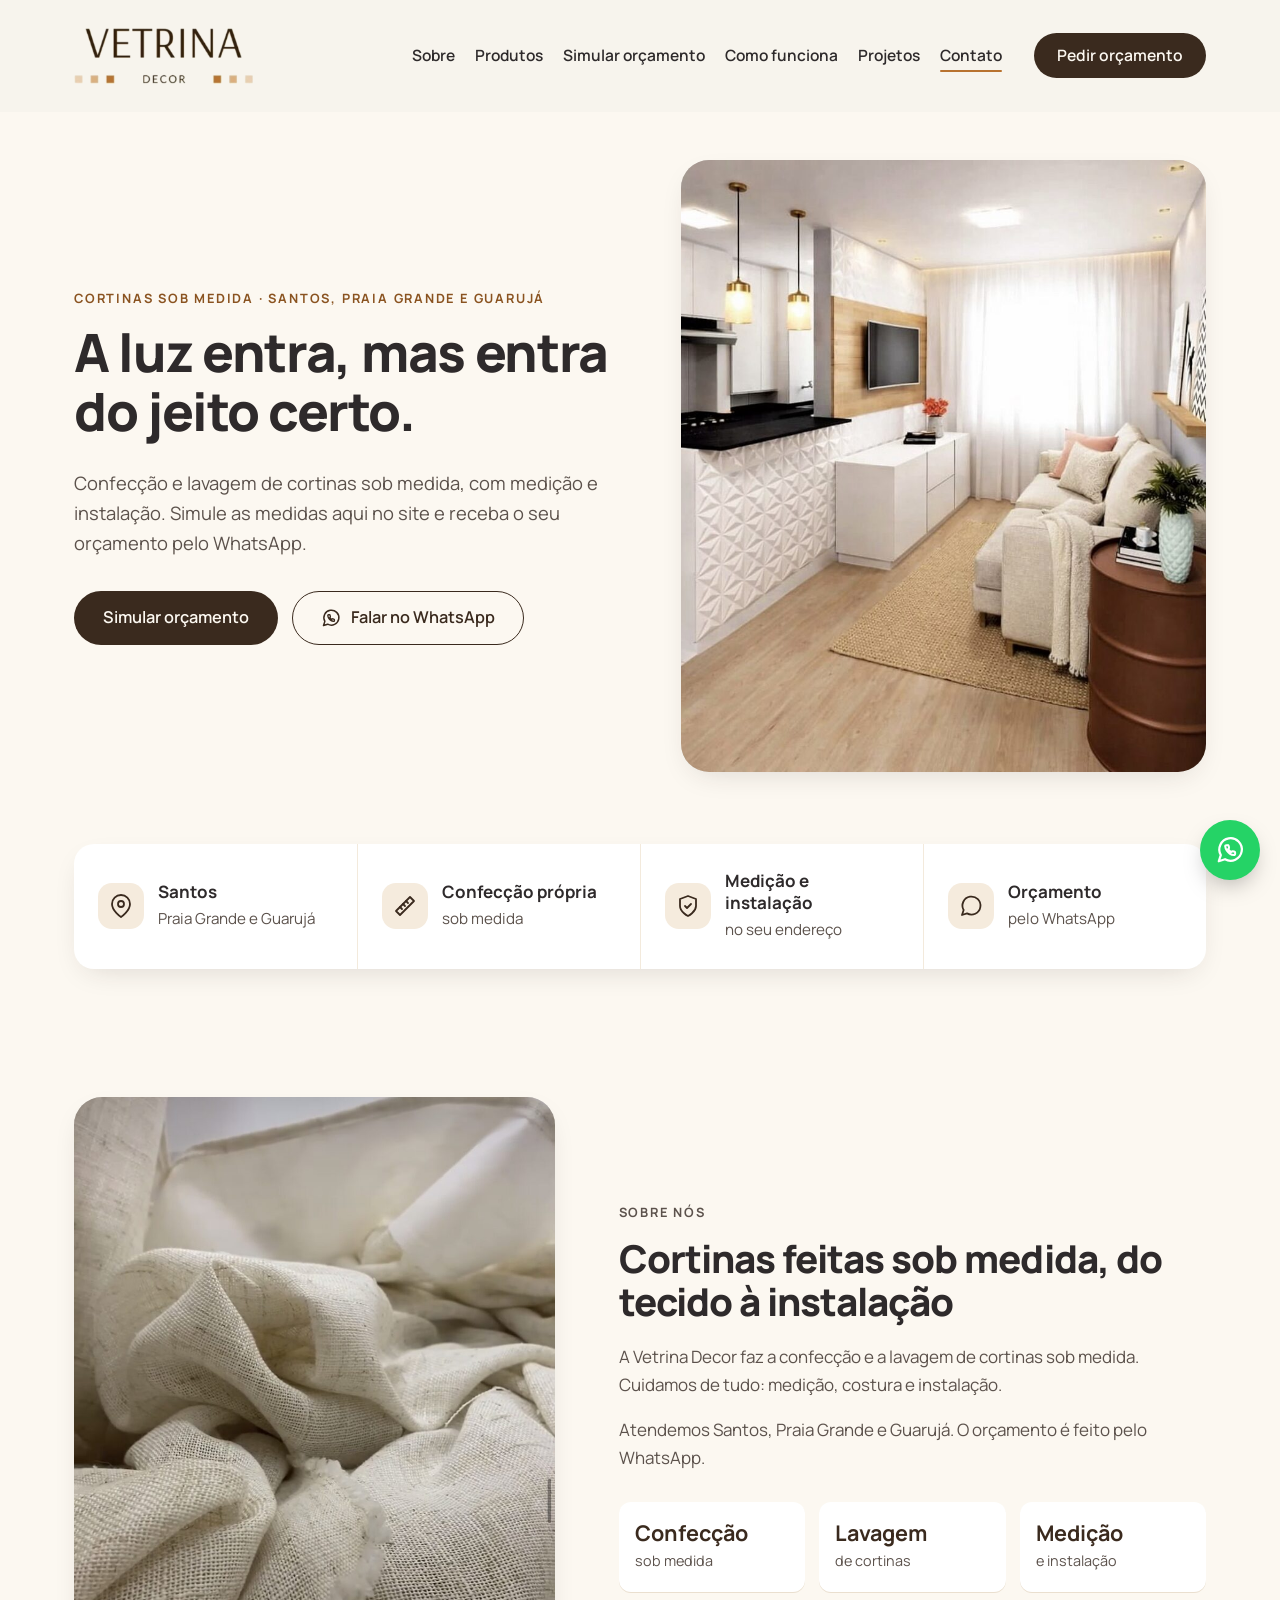
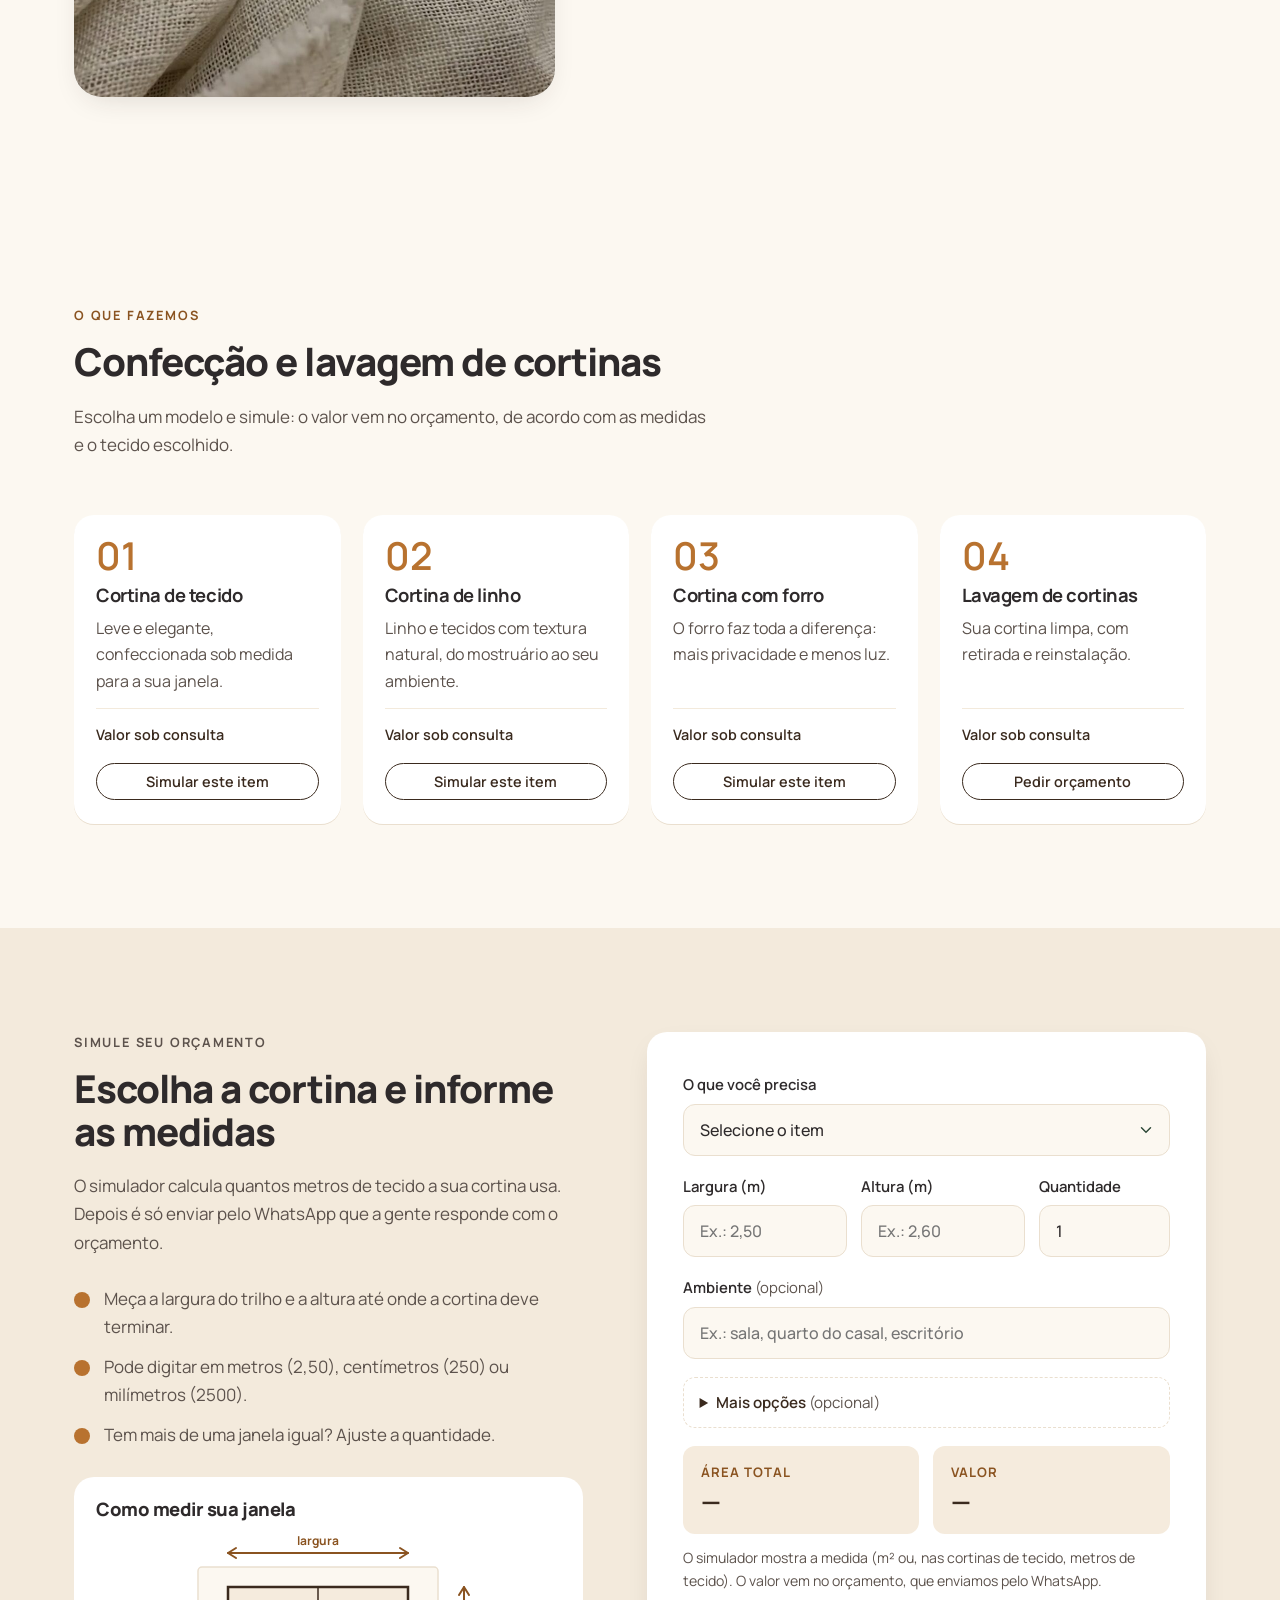
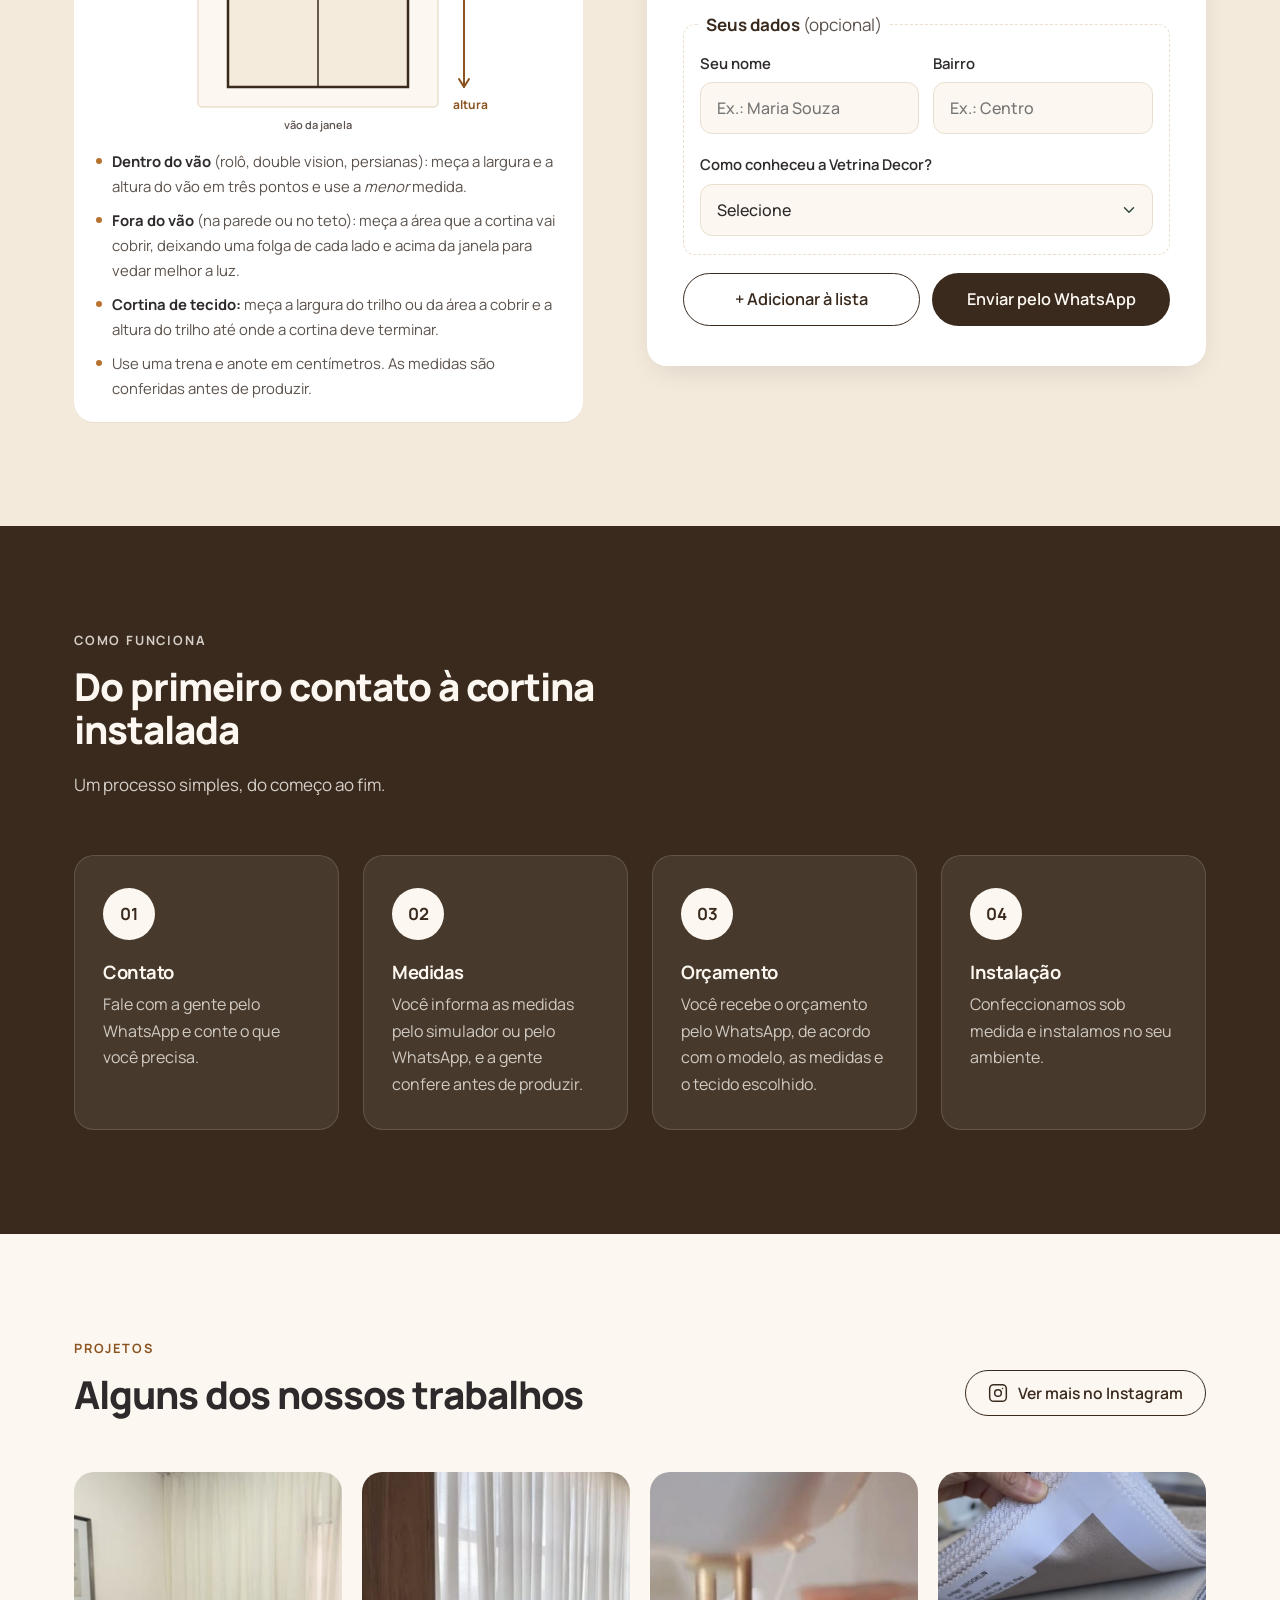
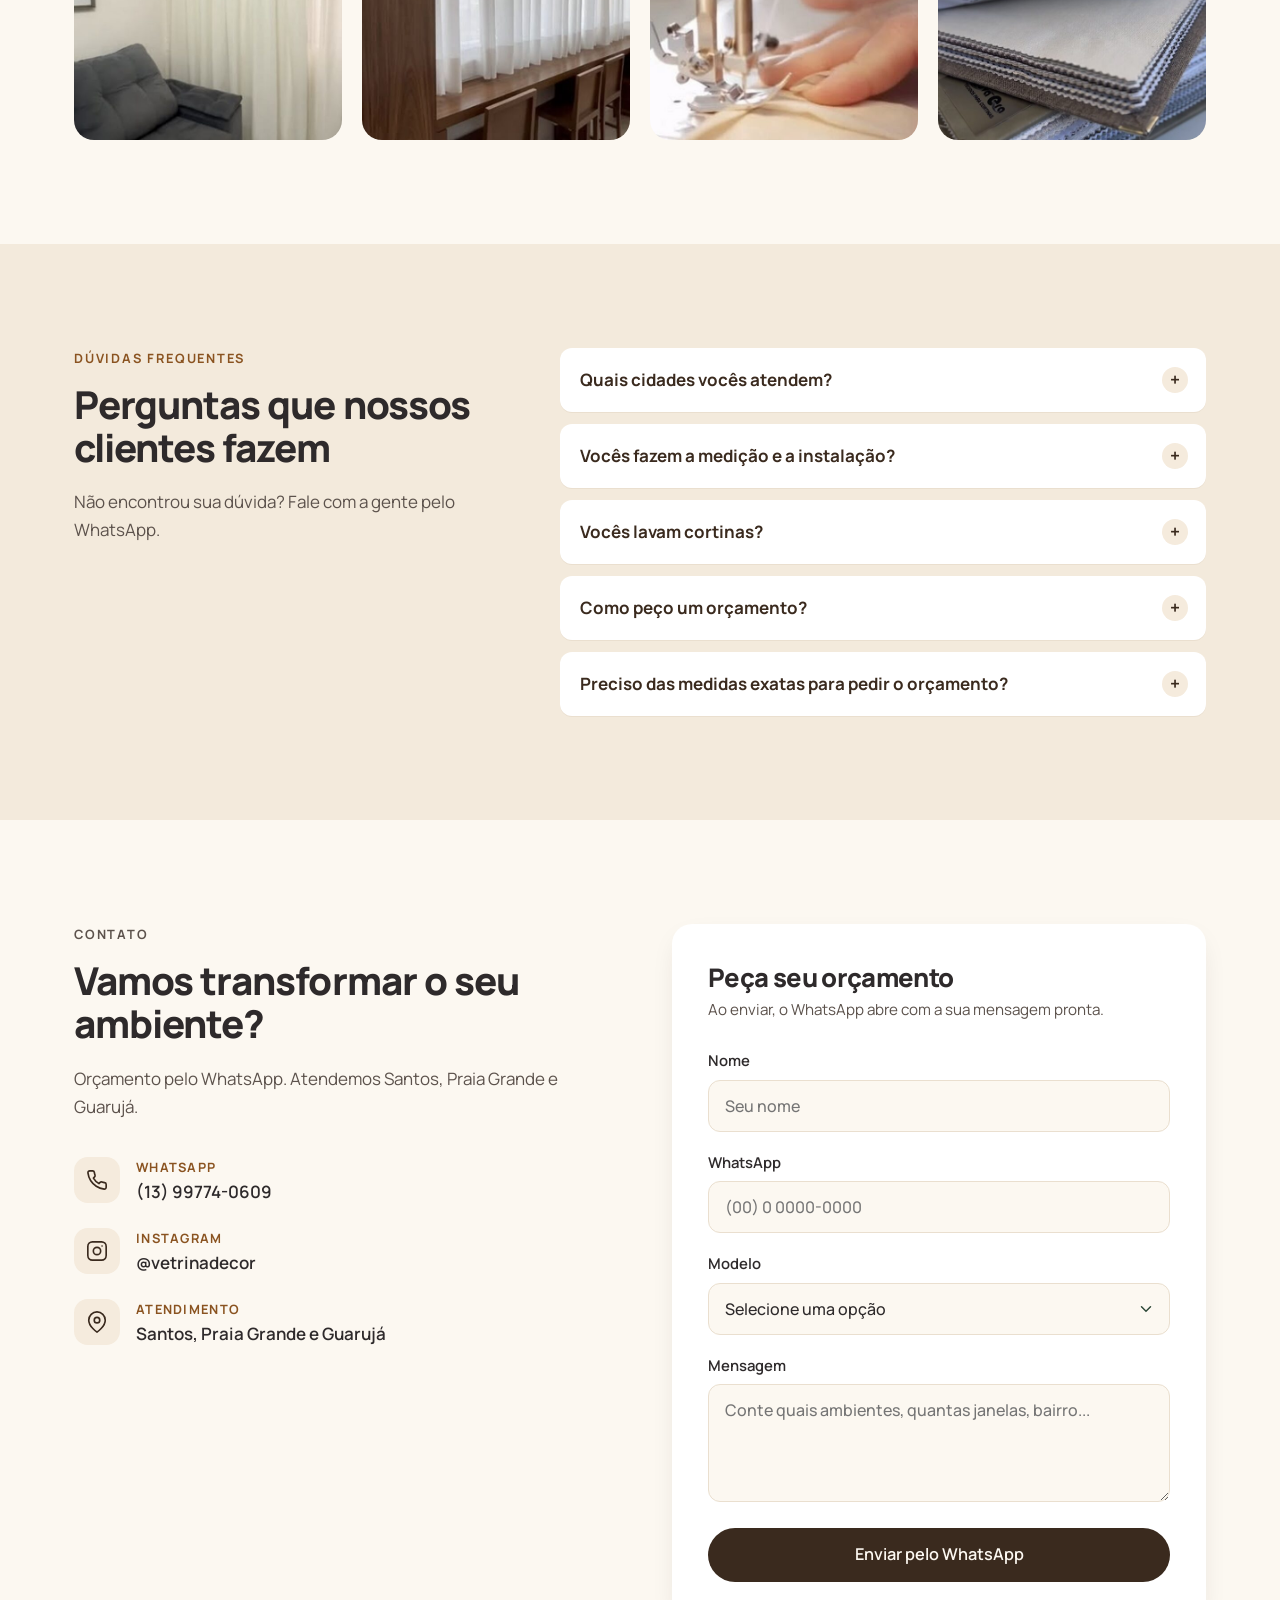
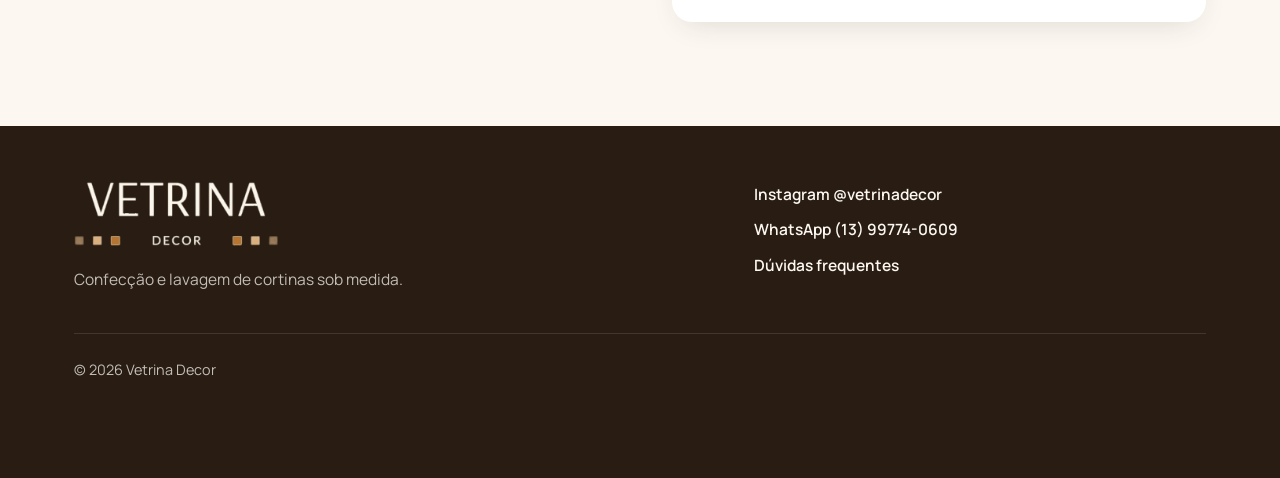
<file: index.html>
<!DOCTYPE html>
<html lang="pt-BR">
<head>
  <meta charset="UTF-8">
  <meta name="viewport" content="width=device-width, initial-scale=1">
  <title>Vetrina Decor | Cortinas sob medida em Santos, Praia Grande e Guarujá</title>
  <meta name="description" content="Vetrina Decor: confecção e lavagem de cortinas sob medida, com medição e instalação, em Santos, Praia Grande e Guarujá. Simule as medidas e peça seu orçamento pelo WhatsApp.">
  <meta name="theme-color" content="#3A2A1E">
  <!-- Prévia para apresentar à cliente: fora do Google até ser aprovada. Remova esta linha ao publicar de vez. -->
  <meta name="robots" content="noindex">
  <meta property="og:type" content="website">
  <meta property="og:locale" content="pt_BR">
  <meta property="og:site_name" content="Vetrina Decor">
  <meta property="og:title" content="Vetrina Decor | Cortinas Santos">
  <meta property="og:description" content="Confecção e lavagem de cortinas sob medida em Santos, Praia Grande e Guarujá.">
  <meta property="og:image" content="img/og-image.jpg">
  <meta property="og:image:alt" content="Logo da Vetrina Decor">
  <meta name="twitter:card" content="summary_large_image">
  <link rel="icon" href="img/favicon.png" type="image/png">
  <link rel="apple-touch-icon" href="img/favicon-180.png">
  <link rel="preconnect" href="https://fonts.googleapis.com">
  <link rel="preconnect" href="https://fonts.gstatic.com" crossorigin>
  <link href="https://fonts.googleapis.com/css2?family=Cormorant+Garamond:wght@500;600;700&family=Manrope:wght@400;500;600;700&display=swap" rel="stylesheet">
  <link rel="stylesheet" href="css/style.css?v=1">
  <script type="application/ld+json">
  {
    "@context": "https://schema.org",
    "@type": "HomeAndConstructionBusiness",
    "name": "Vetrina Decor",
    "description": "Confecção e lavagem de cortinas sob medida, com medição e instalação.",
    "telephone": "+55 13 99774-0609",
    "address": {"@type": "PostalAddress", "addressLocality": "Santos", "addressRegion": "SP", "addressCountry": "BR"},
    "areaServed": ["Santos", "Praia Grande", "Guarujá"],
    "sameAs": ["https://www.instagram.com/vetrinadecor/"]
  }
  </script>
</head>
<body>

  <a class="skip-link" href="#conteudo">Pular para o conteúdo</a>

  <!-- 1. CABEÇALHO -->
  <header class="header" id="topo">
    <div class="container header__inner">
      <a href="#topo" class="logo" aria-label="Vetrina Decor, voltar ao início">
        <img src="img/logo-vetrina.png" alt="Vetrina Decor" width="520" height="163">
      </a>

      <nav class="nav" id="menu" aria-label="Menu principal">
        <ul class="nav__list">
          <li><a href="#sobre" class="nav__link">Sobre</a></li>
          <li><a href="#modelos" class="nav__link">Produtos</a></li>
          <li><a href="#simulador" class="nav__link">Simular orçamento</a></li>
          <li><a href="#como-funciona" class="nav__link">Como funciona</a></li>
          <li><a href="#projetos" class="nav__link">Projetos</a></li>
                    <li><a href="#contato" class="nav__link">Contato</a></li>
        </ul>
        <a href="#contato" class="btn btn--primary nav__cta">Pedir orçamento</a>
      </nav>

      <button class="hamburger" type="button" aria-label="Abrir menu" aria-expanded="false" aria-controls="menu">
        <span></span><span></span><span></span>
      </button>
    </div>
  </header>

  <main id="conteudo">

    <!-- 2. HERO -->
    <section class="hero">
      <div class="container hero__inner">
        <div class="hero__text">
          <p class="eyebrow">Cortinas sob medida · Santos, Praia Grande e Guarujá</p>
          <h1>A luz entra, mas entra do jeito certo.</h1>
          <p class="hero__lead">Confecção e lavagem de cortinas sob medida, com medição e instalação. Simule as medidas aqui no site e receba o seu orçamento pelo WhatsApp.</p>
          <div class="hero__actions">
            <a href="#simulador" class="btn btn--primary btn--lg">Simular orçamento</a>
            <a href="https://wa.me/5513997740609" class="btn btn--outline btn--lg" data-whatsapp data-msg="Olá, Vetrina Decor! Vim pelo site e gostaria de mais informações." target="_blank" rel="noopener">
              <svg class="icon" viewBox="0 0 24 24" aria-hidden="true"><path d="M3 21l1.65-4.95A9 9 0 1 1 8 19.4L3 21z"/><g transform="translate(7.3 7.3) scale(.4)" stroke-width="4"><path d="M22 16.92v3a2 2 0 0 1-2.18 2 19.79 19.79 0 0 1-8.63-3.07 19.5 19.5 0 0 1-6-6 19.79 19.79 0 0 1-3.07-8.67A2 2 0 0 1 4.11 2h3a2 2 0 0 1 2 1.72 12.84 12.84 0 0 0 .7 2.81 2 2 0 0 1-.45 2.11L8.09 9.91a16 16 0 0 0 6 6l1.27-1.27a2 2 0 0 1 2.11-.45 12.84 12.84 0 0 0 2.81.7A2 2 0 0 1 22 16.92z"/></g></svg>
              Falar no WhatsApp
            </a>
          </div>
        </div>
        <figure class="hero__media media" data-label="Foto grande: ambiente com cortina instalada (img/hero.jpg)">
          <img src="img/hero.jpg" alt="Sala integrada com cortina leve, post da Vetrina Decor" fetchpriority="high">
        </figure>
      </div>
    </section>

    <!-- 3. DIFERENCIAIS -->
    <section class="perks" aria-label="Nossos diferenciais">
      <div class="container">
        <ul class="perks__list">
          <li class="perk">
            <svg class="perk__icon" viewBox="0 0 24 24" aria-hidden="true"><path d="M21 10c0 7-9 13-9 13s-9-6-9-13a9 9 0 0 1 18 0z"/><circle cx="12" cy="10" r="3"/></svg>
            <div><strong>Santos</strong><span>Praia Grande e Guarujá</span></div>
          </li>
          <li class="perk">
            <svg class="perk__icon" viewBox="0 0 24 24" aria-hidden="true"><path d="M3 17 17 3l4 4L7 21z"/><path d="m7 13 2 2M10 10l2 2M13 7l2 2"/></svg>
            <div><strong>Confecção própria</strong><span>sob medida</span></div>
          </li>
          <li class="perk">
            <svg class="perk__icon" viewBox="0 0 24 24" aria-hidden="true"><path d="M12 22s8-4 8-10V5l-8-3-8 3v7c0 6 8 10 8 10z"/><path d="m9 12 2 2 4-4"/></svg>
            <div><strong>Medição e instalação</strong><span>no seu endereço</span></div>
          </li>
          <li class="perk">
            <svg class="perk__icon" viewBox="0 0 24 24" aria-hidden="true"><path d="M3 21l1.65-4.95A9 9 0 1 1 8 19.4L3 21z"/></svg>
            <div><strong>Orçamento</strong><span>pelo WhatsApp</span></div>
          </li>
        </ul>
      </div>
    </section>

    <!-- SOBRE NÓS -->
    <section class="section" id="sobre">
      <div class="container sobre">
        <figure class="media sobre__media" data-label="Foto: tecido de linho (img/sobre.jpg)">
          <img src="img/sobre.jpg" alt="Tecido de linho para cortina, post da Vetrina Decor" loading="lazy">
        </figure>
        <div class="sobre__texto">
          <p class="eyebrow">Sobre nós</p>
          <h2>Cortinas feitas sob medida, do tecido à instalação</h2>
          <p>A Vetrina Decor faz a confecção e a lavagem de cortinas sob medida. Cuidamos de tudo: medição, costura e instalação.</p>
          <p>Atendemos Santos, Praia Grande e Guarujá. O orçamento é feito pelo WhatsApp.</p>
          <ul class="sobre__destaques">
            <li><strong>Confecção</strong><span>sob medida</span></li>
            <li><strong>Lavagem</strong><span>de cortinas</span></li>
            <li><strong>Medição</strong><span>e instalação</span></li>
          </ul>
        </div>
      </div>
    </section>

    <!-- 4. MODELOS -->
    <section class="section" id="modelos">
      <div class="container">
        <div class="section__head">
          <p class="eyebrow">O que fazemos</p>
          <h2>Confecção e lavagem de cortinas</h2>
          <p>Escolha um modelo e simule: o valor vem no orçamento, de acordo com as medidas e o tecido escolhido.</p>
        </div>

        <div class="products">
          <article class="card product">
            <div class="product__body">
              <span class="product__num" aria-hidden="true">01</span>
              <h3>Cortina de tecido</h3>
              <p>Leve e elegante, confeccionada sob medida para a sua janela.</p>
              <p class="product__price">Valor sob consulta</p>
              <button type="button" class="btn btn--outline btn--sm product__sim" data-modelo="Cortina de tecido">Simular este item</button>
            </div>
          </article>
          <article class="card product">
            <div class="product__body">
              <span class="product__num" aria-hidden="true">02</span>
              <h3>Cortina de linho</h3>
              <p>Linho e tecidos com textura natural, do mostruário ao seu ambiente.</p>
              <p class="product__price">Valor sob consulta</p>
              <button type="button" class="btn btn--outline btn--sm product__sim" data-modelo="Cortina de linho">Simular este item</button>
            </div>
          </article>
          <article class="card product">
            <div class="product__body">
              <span class="product__num" aria-hidden="true">03</span>
              <h3>Cortina com forro</h3>
              <p>O forro faz toda a diferença: mais privacidade e menos luz.</p>
              <p class="product__price">Valor sob consulta</p>
              <button type="button" class="btn btn--outline btn--sm product__sim" data-modelo="Cortina com forro">Simular este item</button>
            </div>
          </article>
          <article class="card product">
            <div class="product__body">
              <span class="product__num" aria-hidden="true">04</span>
              <h3>Lavagem de cortinas</h3>
              <p>Sua cortina limpa, com retirada e reinstalação.</p>
              <p class="product__price">Valor sob consulta</p>
              <a href="https://wa.me/5513997740609" class="btn btn--outline btn--sm product__sim" data-whatsapp data-msg="Olá, Vetrina Decor! Vim pelo site e gostaria de um orçamento de lavagem de cortinas." target="_blank" rel="noopener">Pedir orçamento</a>
            </div>
          </article>
        </div>
      </div>
    </section>

    <!-- 4b. SIMULADOR DE ORÇAMENTO -->
    <section class="section section--soft" id="simulador">
      <div class="container sim">
        <div class="sim__intro">
          <p class="eyebrow">Simule seu orçamento</p>
          <h2>Escolha a cortina e informe as medidas</h2>
          <p>O simulador calcula quantos metros de tecido a sua cortina usa. Depois é só enviar pelo WhatsApp que a gente responde com o orçamento.</p>
          <ul class="sim__tips">
            <li>Meça a largura do trilho e a altura até onde a cortina deve terminar.</li>
            <li>Pode digitar em metros (2,50), centímetros (250) ou milímetros (2500).</li>
            <li>Tem mais de uma janela igual? Ajuste a quantidade.</li>
          </ul>
          <div class="medir">
            <h3>Como medir sua janela</h3>
            <svg class="medir__desenho" viewBox="0 0 340 210" role="img" aria-label="Desenho de uma janela mostrando onde medir a largura e a altura">
              <rect x="40" y="38" width="240" height="140" rx="4" class="medir__parede"/>
              <rect x="70" y="58" width="180" height="100" class="medir__vao"/>
              <line x1="160" y1="58" x2="160" y2="158" class="medir__divisao"/>
              <line x1="70" y1="24" x2="250" y2="24" class="medir__seta"/>
              <polyline points="78,19 70,24 78,29" class="medir__seta"/>
              <polyline points="242,19 250,24 242,29" class="medir__seta"/>
              <text x="160" y="16" class="medir__texto">largura</text>
              <line x1="306" y1="58" x2="306" y2="158" class="medir__seta"/>
              <polyline points="301,66 306,58 311,66" class="medir__seta"/>
              <polyline points="301,150 306,158 311,150" class="medir__seta"/>
              <text x="312" y="180" class="medir__texto">altura</text>
              <text x="160" y="200" class="medir__legenda">vão da janela</text>
            </svg>
            <ul class="medir__passos">
              <li><strong>Dentro do vão</strong> (rolô, double vision, persianas): meça a largura e a altura do vão em três pontos e use a <em>menor</em> medida.</li>
              <li><strong>Fora do vão</strong> (na parede ou no teto): meça a área que a cortina vai cobrir, deixando uma folga de cada lado e acima da janela para vedar melhor a luz.</li>
              <li><strong>Cortina de tecido:</strong> meça a largura do trilho ou da área a cobrir e a altura do trilho até onde a cortina deve terminar.</li>
              <li>Use uma trena e anote em centímetros. As medidas são conferidas antes de produzir.</li>
            </ul>
          </div>
        </div>

        <form class="card form sim__form" id="form-simulador" novalidate>
          <div class="field">
            <label for="sim-modelo">O que você precisa</label>
            <select id="sim-modelo" name="modelo" required>
              <option value="" disabled selected>Selecione o item</option>
              <optgroup label="Cortinas (por metro de tecido)">
                <option data-calculo="tecido">Cortina de tecido</option>
                <option data-calculo="tecido">Cortina de linho</option>
                <option data-calculo="tecido">Cortina com forro</option>
              </optgroup>
              <optgroup label="Outros">
                <option>Outro modelo</option>
              </optgroup>
            </select>
          </div>

          <div class="sim__row">
            <div class="field">
              <label for="sim-largura">Largura (m)</label>
              <input type="text" id="sim-largura" name="largura" inputmode="decimal" maxlength="7" autocomplete="off" placeholder="Ex.: 2,50" required>
            </div>
            <div class="field">
              <label for="sim-altura">Altura (m)</label>
              <input type="text" id="sim-altura" name="altura" inputmode="decimal" maxlength="7" autocomplete="off" placeholder="Ex.: 2,60" required>
            </div>
            <div class="field sim__qtd">
              <label for="sim-qtd">Quantidade</label>
              <input type="text" id="sim-qtd" name="quantidade" inputmode="numeric" maxlength="2" autocomplete="off" value="1" required>
            </div>
          </div>

          <div class="field">
            <label for="sim-ambiente">Ambiente <span class="field__opt">(opcional)</span></label>
            <input type="text" id="sim-ambiente" name="ambiente" placeholder="Ex.: sala, quarto do casal, escritório">
          </div>

          <!-- Acessório opcional: aparece só nos modelos com data-guia (cortina rolô) -->
          <label class="sim__opcional" id="sim-guia-campo" hidden>
            <input type="checkbox" id="sim-guia" name="guia">
            Incluir guia <span class="field__opt">(opcional)</span>
          </label>

          <details class="sim__extras">
            <summary>Mais opções <span class="field__opt">(opcional)</span></summary>
            <div class="sim__row sim__row--2">
              <div class="field">
                <label for="sim-acionamento">Acionamento</label>
                <select id="sim-acionamento" name="acionamento">
                  <option value="">Tanto faz</option>
                  <option>Manual</option>
                  <option>Motorizado</option>
                </select>
              </div>
              <div class="field">
                <label for="sim-comando">Lado do comando</label>
                <select id="sim-comando" name="comando">
                  <option value="">Tanto faz</option>
                  <option>Esquerdo</option>
                  <option>Direito</option>
                </select>
              </div>
              <div class="field">
                <label for="sim-instalacao">Instalação</label>
                <select id="sim-instalacao" name="instalacao">
                  <option value="">Não sei</option>
                  <option>Dentro do vão</option>
                  <option>Fora do vão (na parede)</option>
                  <option>No teto</option>
                </select>
              </div>
              <div class="field">
                <label for="sim-cor">Cor ou tecido</label>
                <input type="text" id="sim-cor" name="cor" placeholder="Ex.: linho bege, blackout branco">
              </div>
            </div>
          </details>

          <div class="sim__result" aria-live="polite">
            <div>
              <span id="sim-area-rotulo">Área total</span>
              <strong id="sim-area">—</strong>
            </div>
            <div>
              <span>Valor</span>
              <strong id="sim-valor">—</strong>
            </div>
          </div>
          <p class="sim__note sim__calculo" id="sim-calculo" hidden></p>
          <p class="sim__condicoes" id="sim-condicoes" hidden></p>
          <p class="sim__note" id="sim-nota">O simulador mostra a medida (m² ou, nas cortinas de tecido, metros de tecido). O valor vem no orçamento, que enviamos pelo WhatsApp.</p>

          <fieldset class="sim__cliente">
            <legend>Seus dados <span class="field__opt">(opcional)</span></legend>
            <div class="sim__row sim__row--2">
              <div class="field">
                <label for="sim-cliente">Seu nome</label>
                <input type="text" id="sim-cliente" name="cliente" autocomplete="name" maxlength="60" placeholder="Ex.: Maria Souza">
              </div>
              <div class="field">
                <label for="sim-bairro">Bairro</label>
                <input type="text" id="sim-bairro" name="bairro" maxlength="40" placeholder="Ex.: Centro">
              </div>
            </div>
            <div class="field">
              <label for="sim-origem">Como conheceu a Vetrina Decor?</label>
              <select id="sim-origem" name="origem">
                <option value="">Selecione</option>
                <option>Instagram</option>
                <option>Google</option>
                <option>Indicação de amigo ou parente</option>
                <option>Arquiteto ou decorador</option>
                <option>Já sou cliente</option>
                <option>Outro</option>
              </select>
            </div>
          </fieldset>

          <p class="form__error" role="alert" hidden></p>

          <div class="sim__actions">
            <button type="button" class="btn btn--outline btn--lg" id="sim-adicionar">+ Adicionar à lista</button>
            <button type="submit" class="btn btn--primary btn--lg">Enviar pelo WhatsApp</button>
          </div>

          <div class="sim__lista" id="sim-lista" hidden>
            <h3>Sua lista de orçamento</h3>
            <ul id="sim-itens"></ul>
            <p class="sim__total">Valor: <strong id="sim-total">—</strong></p>
            <p class="sim__condicoes" id="sim-total-condicoes" hidden></p>
            <p class="sim__note">Tem mais janelas? Preencha as medidas acima e clique em "Adicionar à lista". Ao enviar, a lista inteira vai em uma única mensagem.</p>
          </div>
        </form>
      </div>
    </section>

    <!-- 5. COMO FUNCIONA -->
    <section class="section section--green" id="como-funciona">
      <div class="container">
        <div class="section__head">
          <p class="eyebrow eyebrow--light">Como funciona</p>
          <h2>Do primeiro contato à cortina instalada</h2>
          <p>Um processo simples, do começo ao fim.</p>
        </div>

        <ol class="steps">
          <li class="step">
            <span class="step__num" aria-hidden="true">01</span>
            <h3>Contato</h3>
            <p>Fale com a gente pelo WhatsApp e conte o que você precisa.</p>
          </li>
          <li class="step">
            <span class="step__num" aria-hidden="true">02</span>
            <h3>Medidas</h3>
            <p>Você informa as medidas pelo simulador ou pelo WhatsApp, e a gente confere antes de produzir.</p>
          </li>
          <li class="step">
            <span class="step__num" aria-hidden="true">03</span>
            <h3>Orçamento</h3>
            <p>Você recebe o orçamento pelo WhatsApp, de acordo com o modelo, as medidas e o tecido escolhido.</p>
          </li>
          <li class="step">
            <span class="step__num" aria-hidden="true">04</span>
            <h3>Instalação</h3>
            <p>Confeccionamos sob medida e instalamos no seu ambiente.</p>
          </li>
        </ol>
      </div>
    </section>

    <!-- 6. PROJETOS -->
    <section class="section" id="projetos">
      <div class="container">
        <div class="section__head section__head--row">
          <div>
            <p class="eyebrow">Projetos</p>
            <h2>Alguns dos nossos trabalhos</h2>
          </div>
          <a href="https://www.instagram.com/vetrinadecor/" class="btn btn--outline" target="_blank" rel="noopener" data-instagram>
            <svg class="icon" viewBox="0 0 24 24" aria-hidden="true"><rect x="2" y="2" width="20" height="20" rx="5"/><circle cx="12" cy="12" r="4"/><path d="M17.5 6.5h.01"/></svg>
            Ver mais no Instagram
          </a>
        </div>

        <div class="gallery gallery--4">
          <figure class="media gallery__item" data-label="Cortina instalada em sala"><img src="img/projeto-01.jpg" alt="Cortina instalada em sala, trabalho da Vetrina Decor" loading="lazy"></figure>
          <figure class="media gallery__item" data-label="Cortina leve em ambiente com bancada"><img src="img/projeto-02.jpg" alt="Cortina leve em ambiente com bancada, trabalho da Vetrina Decor" loading="lazy"></figure>
          <figure class="media gallery__item" data-label="Confecção da cortina"><img src="img/projeto-03.jpg" alt="Confecção da cortina, trabalho da Vetrina Decor" loading="lazy"></figure>
          <figure class="media gallery__item" data-label="Mostruário de tecidos"><img src="img/projeto-04.jpg" alt="Mostruário de tecidos, trabalho da Vetrina Decor" loading="lazy"></figure>
        </div>
      </div>
    </section>

    <!-- PERGUNTAS FREQUENTES -->
    <section class="section section--soft" id="duvidas">
      <div class="container faq">
        <div class="section__head">
          <p class="eyebrow">Dúvidas frequentes</p>
          <h2>Perguntas que nossos clientes fazem</h2>
          <p>Não encontrou sua dúvida? Fale com a gente pelo WhatsApp.</p>
        </div>

        <div class="faq__lista">
          <details class="faq__item">
            <summary>Quais cidades vocês atendem?</summary>
            <p>Santos, Praia Grande e Guarujá. Chame no WhatsApp (13) 99774-0609 para combinar a medição.</p>
          </details>
          <details class="faq__item">
            <summary>Vocês fazem a medição e a instalação?</summary>
            <p>Sim. Fazemos a medição no seu endereço, confeccionamos a cortina sob medida e instalamos.</p>
          </details>
          <details class="faq__item">
            <summary>Vocês lavam cortinas?</summary>
            <p>Sim, fazemos a lavagem de cortinas. Peça o orçamento pelo WhatsApp.</p>
          </details>
          <details class="faq__item">
            <summary>Como peço um orçamento?</summary>
            <p>Use o simulador aqui do site: escolha a cortina, informe as medidas e envie pelo WhatsApp. Se preferir, chame direto no WhatsApp.</p>
          </details>
          <details class="faq__item">
            <summary>Preciso das medidas exatas para pedir o orçamento?</summary>
            <p>Não. Medidas aproximadas já servem; a medição final é feita por nós antes de confeccionar.</p>
          </details>
        </div>
      </div>
    </section>

    <!-- 7. CONTATO -->
    <section class="section" id="contato">
      <div class="container contact">
        <div class="contact__info">
          <p class="eyebrow">Contato</p>
          <h2>Vamos transformar o seu ambiente?</h2>
          <p>Orçamento pelo WhatsApp. Atendemos Santos, Praia Grande e Guarujá.</p>

          <ul class="contact__list">
            <li>
              <svg class="icon" viewBox="0 0 24 24" aria-hidden="true"><path d="M22 16.92v3a2 2 0 0 1-2.18 2 19.79 19.79 0 0 1-8.63-3.07 19.5 19.5 0 0 1-6-6 19.79 19.79 0 0 1-3.07-8.67A2 2 0 0 1 4.11 2h3a2 2 0 0 1 2 1.72 12.84 12.84 0 0 0 .7 2.81 2 2 0 0 1-.45 2.11L8.09 9.91a16 16 0 0 0 6 6l1.27-1.27a2 2 0 0 1 2.11-.45 12.84 12.84 0 0 0 2.81.7A2 2 0 0 1 22 16.92z"/></svg>
              <div><span>WhatsApp</span><a href="https://wa.me/5513997740609" data-whatsapp target="_blank" rel="noopener">(13) 99774-0609</a></div>
            </li>
            <li>
              <svg class="icon" viewBox="0 0 24 24" aria-hidden="true"><rect x="2" y="2" width="20" height="20" rx="5"/><circle cx="12" cy="12" r="4"/><path d="M17.5 6.5h.01"/></svg>
              <div><span>Instagram</span><a href="https://www.instagram.com/vetrinadecor/" data-instagram target="_blank" rel="noopener">@vetrinadecor</a></div>
            </li>
            <li>
              <svg class="icon" viewBox="0 0 24 24" aria-hidden="true"><path d="M21 10c0 7-9 13-9 13s-9-6-9-13a9 9 0 0 1 18 0z"/><circle cx="12" cy="10" r="3"/></svg>
              <div><span>Atendimento</span><address>Santos, Praia Grande e Guarujá</address></div>
            </li>
          </ul>
        </div>

        <form class="card form" id="form-orcamento" novalidate>
          <h3>Peça seu orçamento</h3>
          <p class="form__hint">Ao enviar, o WhatsApp abre com a sua mensagem pronta.</p>

          <div class="field">
            <label for="nome">Nome</label>
            <input type="text" id="nome" name="nome" autocomplete="name" placeholder="Seu nome" required>
          </div>

          <div class="field">
            <label for="whatsapp">WhatsApp</label>
            <input type="tel" id="whatsapp" name="whatsapp" autocomplete="tel" inputmode="numeric" maxlength="16" placeholder="(00) 0 0000-0000" required>
          </div>

          <div class="field">
            <label for="produto">Modelo</label>
            <select id="produto" name="produto" required>
              <option value="" disabled selected>Selecione uma opção</option>
              <option>Cortina de tecido</option>
              <option>Cortina de linho</option>
              <option>Cortina com forro</option>
              <option>Lavagem de cortinas</option>
              <option>Outro modelo</option>
              <option>Ainda não sei / quero orientação</option>
            </select>
          </div>

          <div class="field">
            <label for="mensagem">Mensagem</label>
            <textarea id="mensagem" name="mensagem" rows="4" placeholder="Conte quais ambientes, quantas janelas, bairro..."></textarea>
          </div>

          <p class="form__error" role="alert" hidden></p>

          <button type="submit" class="btn btn--primary btn--lg btn--block">Enviar pelo WhatsApp</button>
        </form>
      </div>
    </section>
  </main>

  <!-- 8. RODAPÉ -->
  <footer class="footer">
    <div class="container footer__inner">
      <div class="footer__brand">
        <a href="#topo" class="logo logo--light" aria-label="Vetrina Decor, voltar ao início">
          <img src="img/logo-vetrina-claro.png" alt="Vetrina Decor" width="520" height="163" loading="lazy">
        </a>
        <p>Confecção e lavagem de cortinas sob medida.</p>
      </div>

      <ul class="footer__links">
        <li><a href="https://www.instagram.com/vetrinadecor/" target="_blank" rel="noopener" data-instagram>Instagram @vetrinadecor</a></li>
        <li><a href="https://wa.me/5513997740609" target="_blank" rel="noopener" data-whatsapp>WhatsApp (13) 99774-0609</a></li>
        <li><a href="#duvidas">Dúvidas frequentes</a></li>
      </ul>

      <p class="footer__legal">© <span id="ano">2026</span> Vetrina Decor</p>
    </div>
  </footer>

  <!-- Botão flutuante de WhatsApp -->
  <a href="https://wa.me/5513997740609" class="whatsapp-float" data-whatsapp data-msg="Olá, Vetrina Decor! Vim pelo site e gostaria de um orçamento." target="_blank" rel="noopener" aria-label="Conversar no WhatsApp">
    <svg viewBox="0 0 24 24" aria-hidden="true"><path d="M3 21l1.65-4.95A9 9 0 1 1 8 19.4L3 21z"/><g transform="translate(7.3 7.3) scale(.4)" stroke-width="4"><path d="M22 16.92v3a2 2 0 0 1-2.18 2 19.79 19.79 0 0 1-8.63-3.07 19.5 19.5 0 0 1-6-6 19.79 19.79 0 0 1-3.07-8.67A2 2 0 0 1 4.11 2h3a2 2 0 0 1 2 1.72 12.84 12.84 0 0 0 .7 2.81 2 2 0 0 1-.45 2.11L8.09 9.91a16 16 0 0 0 6 6l1.27-1.27a2 2 0 0 1 2.11-.45 12.84 12.84 0 0 0 2.81.7A2 2 0 0 1 22 16.92z"/></g></svg>
  </a>

  <script src="js/main.js?v=1" defer></script>
</body>
</html>
</file>
<file: css/style.css>
/* =========================================================
   Vetrina Decor — estilos
   ========================================================= */

:root {
  --azul: #3A2A1E;
  --azul-escuro: #281C13;
  --azul-claro: #F5EBDD;
  --areia: #FCF8F1;
  --areia-escura: #F3EADC;
  --laranja: #B8722F;
  --laranja-texto: #8A5320;
  --grafite: #2E2A2B;
  --texto-suave: #5C524C;
  --branco: #ffffff;
  --borda: #EADFCF;
  --placeholder: #d6d4cf;

  --fonte-titulo: "Manrope", system-ui, sans-serif;
  --fonte-texto: "Manrope", system-ui, -apple-system, "Segoe UI", sans-serif;

  --raio: 20px;
  --raio-sm: 12px;
  --sombra: 0 10px 30px -12px rgba(42, 35, 32, .18);
  --header-h: 112px;
  --container: 1180px;
}

/* ---------- Base ---------- */
*,
*::before,
*::after { box-sizing: border-box; }

html {
  scroll-behavior: smooth;
  -webkit-text-size-adjust: 100%;
}

body {
  margin: 0;
  font-family: var(--fonte-texto);
  font-size: 1.0625rem;
  line-height: 1.65;
  color: var(--grafite);
  background: var(--areia);
  -webkit-font-smoothing: antialiased;
}

body.menu-aberto { overflow: hidden; }

h1, h2, h3 {
  font-family: var(--fonte-titulo);
  line-height: 1.12;
  letter-spacing: -.02em;
  margin: 0 0 .5em;
  font-weight: 600;
}
h1 { font-size: clamp(2.4rem, 5.2vw, 4.1rem); }
h2 { font-size: clamp(1.9rem, 3.6vw, 2.75rem); }
h3 { font-size: 1.3rem; }

p { margin: 0 0 1em; }
a { color: inherit; }
img { display: block; max-width: 100%; height: auto; }
ul, ol { list-style: none; margin: 0; padding: 0; }
figure, blockquote { margin: 0; }
address { font-style: normal; }

section[id] { scroll-margin-top: calc(var(--header-h) + 8px); }

.container {
  width: 100%;
  max-width: var(--container);
  margin-inline: auto;
  padding-inline: 24px;
}

.skip-link {
  position: absolute;
  left: 16px;
  top: -60px;
  z-index: 200;
  background: var(--azul);
  color: var(--areia);
  padding: 10px 16px;
  border-radius: var(--raio-sm);
}
.skip-link:focus { top: 12px; }

:focus-visible {
  outline: 3px solid var(--laranja);
  outline-offset: 3px;
}

.icon {
  width: 20px;
  height: 20px;
  flex-shrink: 0;
  fill: none;
  stroke: currentColor;
  stroke-width: 1.8;
  stroke-linecap: round;
  stroke-linejoin: round;
}

.eyebrow {
  font-size: .8rem;
  font-weight: 700;
  letter-spacing: .14em;
  text-transform: uppercase;
  color: var(--laranja-texto);
  margin-bottom: 14px;
}
.eyebrow--light { color: #E2B98A; }

/* ---------- Botões ---------- */
.btn {
  display: inline-flex;
  align-items: center;
  justify-content: center;
  gap: 10px;
  padding: 12px 22px;
  border-radius: 999px;
  border: 1.5px solid transparent;
  font: 600 .98rem/1.2 var(--fonte-texto);
  text-decoration: none;
  cursor: pointer;
  transition: background-color .2s, color .2s, border-color .2s, transform .2s, box-shadow .2s;
}
.btn:hover { transform: translateY(-1px); }
.btn--lg { padding: 16px 28px; font-size: 1.02rem; }
.btn--block { width: 100%; }

.btn--primary { background: var(--azul); color: var(--areia); }
.btn--primary:hover { background: var(--azul-escuro); box-shadow: var(--sombra); }

.btn--outline { border-color: var(--azul); color: var(--azul); background: transparent; }
.btn--outline:hover { background: var(--azul); color: var(--areia); }

/* ---------- Imagens / espaços reservados ---------- */
.media {
  position: relative;
  overflow: hidden;
  border-radius: var(--raio);
  background: var(--placeholder);
}
.media img {
  width: 100%;
  height: 100%;
  object-fit: cover;
}
/* Quando a foto ainda não existe na pasta img/, mostra um bloco cinza com a descrição */
.media.is-placeholder img { display: none; }
.media.is-placeholder::after {
  content: attr(data-label);
  position: absolute;
  inset: 0;
  display: flex;
  align-items: center;
  justify-content: center;
  padding: 20px;
  text-align: center;
  font-size: .9rem;
  font-weight: 500;
  color: #6c6a64;
  background:
    repeating-linear-gradient(135deg, transparent 0 14px, rgba(255,255,255,.18) 14px 28px),
    var(--placeholder);
}

/* ---------- Cabeçalho ---------- */
.header {
  position: fixed;
  inset: 0 0 auto 0;
  z-index: 100;
  height: var(--header-h);
  background: rgba(247, 243, 237, .9);
  backdrop-filter: saturate(1.4) blur(10px);
  -webkit-backdrop-filter: saturate(1.4) blur(10px);
  transition: box-shadow .25s, border-color .25s;
  border-bottom: 1px solid transparent;
}
.header.is-scrolled {
  border-bottom-color: var(--borda);
  box-shadow: 0 6px 20px -16px rgba(42, 35, 32, .5);
}
.header__inner {
  height: 100%;
  display: flex;
  align-items: center;
  justify-content: space-between;
  gap: 24px;
}

.logo {
  display: inline-flex;
  align-items: center;
  text-decoration: none;
}
.logo img {
  display: block;
  height: 92px;
  width: auto;
}
/* No rodapé escuro, a logo fica sobre um selo claro */
.logo--light {
  padding: 10px 14px;
  border-radius: 14px;
  background: var(--branco);
}
.logo--light img { height: 96px; }

.nav {
  display: flex;
  align-items: center;
  gap: 32px;
}
.nav__list { display: flex; gap: 28px; }
.nav__link {
  position: relative;
  text-decoration: none;
  font-weight: 600;
  font-size: .97rem;
  color: var(--grafite);
  padding: 6px 0;
}
.nav__link::after {
  content: "";
  position: absolute;
  left: 0;
  right: 0;
  bottom: 0;
  height: 2px;
  border-radius: 2px;
  background: var(--laranja);
  transform: scaleX(0);
  transition: transform .25s;
}
.nav__link:hover::after,
.nav__link.is-active::after { transform: scaleX(1); }

.hamburger {
  display: none;
  width: 46px;
  height: 46px;
  border: 0;
  border-radius: 12px;
  background: transparent;
  cursor: pointer;
  padding: 0;
  position: relative;
}
.hamburger span {
  position: absolute;
  left: 12px;
  right: 12px;
  height: 2px;
  border-radius: 2px;
  background: var(--azul);
  transition: transform .25s, opacity .2s;
}
.hamburger span:nth-child(1) { top: 16px; }
.hamburger span:nth-child(2) { top: 22px; }
.hamburger span:nth-child(3) { top: 28px; }
.hamburger[aria-expanded="true"] span:nth-child(1) { transform: translateY(6px) rotate(45deg); }
.hamburger[aria-expanded="true"] span:nth-child(2) { opacity: 0; }
.hamburger[aria-expanded="true"] span:nth-child(3) { transform: translateY(-6px) rotate(-45deg); }

/* ---------- Hero ---------- */
.hero {
  padding: calc(var(--header-h) + 48px) 0 72px;
}
.hero__inner {
  display: grid;
  grid-template-columns: 1.05fr 1fr;
  gap: 56px;
  align-items: center;
}
.hero__lead {
  font-size: 1.15rem;
  color: var(--texto-suave);
  max-width: 34em;
  margin-bottom: 32px;
}
.hero__actions {
  display: flex;
  flex-wrap: wrap;
  gap: 14px;
}
.hero__media {
  aspect-ratio: 6 / 7;
  border-radius: 28px;
  box-shadow: var(--sombra);
}

/* ---------- Diferenciais ---------- */
.perks { padding-bottom: 24px; }
.perks__list {
  display: grid;
  grid-template-columns: repeat(4, 1fr);
  background: var(--branco);
  border-radius: var(--raio);
  box-shadow: var(--sombra);
}
.perk {
  display: flex;
  align-items: center;
  gap: 14px;
  padding: 26px 24px;
}
.perk + .perk { border-left: 1px solid var(--areia-escura); }
.perk__icon {
  width: 46px;
  height: 46px;
  flex-shrink: 0;
  padding: 11px;
  border-radius: 14px;
  background: var(--azul-claro);
  fill: none;
  stroke: var(--azul);
  stroke-width: 1.8;
  stroke-linecap: round;
  stroke-linejoin: round;
}
.perk strong { display: block; font-weight: 700; line-height: 1.3; }
.perk span { color: var(--texto-suave); font-size: .95rem; }

/* ---------- Seções ---------- */
.section { padding: 104px 0; }
.section--soft { background: var(--areia-escura); }
.section--green { background: var(--azul); color: var(--areia); }
.section--green .section__head p { color: rgba(247, 243, 237, .78); }

.section__head {
  max-width: 640px;
  margin-bottom: 56px;
}
.section__head p:last-child { color: var(--texto-suave); margin-bottom: 0; }
.section__head--row {
  max-width: none;
  display: flex;
  align-items: flex-end;
  justify-content: space-between;
  gap: 24px;
  flex-wrap: wrap;
}
.section__head--row h2 { margin-bottom: 0; }

.card {
  background: var(--branco);
  border-radius: var(--raio);
  box-shadow: 0 1px 0 var(--borda);
}

/* ---------- Produtos ---------- */
.products {
  display: grid;
  grid-template-columns: repeat(3, 1fr);
  gap: 28px;
}
.product {
  overflow: hidden;
  transition: transform .25s, box-shadow .25s;
}
.product:hover { transform: translateY(-4px); box-shadow: var(--sombra); }
.product__media {
  aspect-ratio: 4 / 3;
  border-radius: 0;
}
.product__body { padding: 24px 26px 28px; }
.product__body p { color: var(--texto-suave); margin: 0; font-size: 1rem; }
.product__body .product__price {
  margin-top: 14px;
  padding-top: 14px;
  border-top: 1px solid var(--areia-escura);
  color: var(--azul);
  font-size: .9rem;
}
.product__price strong {
  font-family: var(--fonte-titulo);
  font-size: 1.3rem;
  font-weight: 700;
}

.btn--sm { padding: 9px 16px; font-size: .9rem; }
.product__sim { margin-top: 16px; width: 100%; }

/* ---------- Guia de medição ---------- */
.medir {
  margin-top: 28px;
  padding: 22px 22px 8px;
  border-radius: var(--raio);
  background: var(--branco);
  box-shadow: 0 1px 0 var(--borda);
}
.medir h3 { font-size: 1.15rem; margin-bottom: 10px; }
.medir__desenho { display: block; width: 100%; max-width: 340px; margin: 0 auto 10px; }
.medir__parede { fill: var(--areia); stroke: var(--borda); stroke-width: 1.5; }
.medir__vao { fill: #F5EBDD; stroke: var(--azul); stroke-width: 2.5; }
.medir__divisao { stroke: var(--azul); stroke-width: 1.5; }
.medir__seta { fill: none; stroke: var(--laranja-texto); stroke-width: 2; stroke-linecap: round; stroke-linejoin: round; }
.medir__texto { font: 700 12px var(--fonte-texto); fill: var(--laranja-texto); text-anchor: middle; }
.medir__legenda { font: 600 11px var(--fonte-texto); fill: var(--texto-suave); text-anchor: middle; }
.medir__passos { display: grid; gap: 10px; margin-bottom: 14px; }
.medir__passos li { font-size: .93rem; color: var(--texto-suave); padding-left: 16px; position: relative; }
.medir__passos li::before { content: ""; position: absolute; left: 0; top: .6em; width: 6px; height: 6px; border-radius: 50%; background: var(--laranja); }
.medir__passos strong { color: var(--grafite); }

/* ---------- Outros serviços ---------- */
.servicos {
  display: grid;
  grid-template-columns: repeat(3, 1fr);
  gap: 24px;
}
.servico {
  display: flex;
  flex-direction: column;
  align-items: flex-start;
  padding: 30px 28px;
}
.servico__icone {
  width: 54px;
  height: 54px;
  padding: 13px;
  margin-bottom: 18px;
  border-radius: 16px;
  background: var(--azul-claro);
  fill: none;
  stroke: var(--azul);
  stroke-width: 1.8;
  stroke-linecap: round;
  stroke-linejoin: round;
}
.servico p { flex: 1; color: var(--texto-suave); margin-bottom: 20px; }
.servico__precos {
  width: 100%;
  margin: -6px 0 18px;
  border-top: 1px solid var(--areia-escura);
}
.servico__precos li {
  display: flex;
  justify-content: space-between;
  gap: 12px;
  padding: 8px 0;
  border-bottom: 1px solid var(--areia-escura);
  font-size: .9rem;
  color: var(--texto-suave);
}
.servico__precos strong { color: var(--azul); white-space: nowrap; }
.servico__precos small { font-weight: 500; color: var(--texto-suave); }
.servico__simular {
  margin: -6px 0 16px;
  font-weight: 700;
  font-size: .92rem;
  color: var(--azul);
  text-decoration: none;
}
.servico__simular:hover { text-decoration: underline; }

/* ---------- Simulador de orçamento ---------- */
.sim {
  display: grid;
  grid-template-columns: 1fr 1.1fr;
  gap: 64px;
  align-items: start;
}
.sim__intro > p { color: var(--texto-suave); }
.sim__tips {
  display: grid;
  gap: 12px;
  margin-top: 28px;
}
.sim__tips li {
  position: relative;
  padding-left: 30px;
  color: var(--texto-suave);
}
.sim__tips li::before {
  content: "";
  position: absolute;
  left: 0;
  top: .45em;
  width: 16px;
  height: 16px;
  border-radius: 50%;
  background: var(--laranja);
}
.sim__row {
  display: grid;
  grid-template-columns: 1fr 1fr .8fr;
  gap: 14px;
}
.field__opt { font-weight: 400; color: var(--texto-suave); }
.sim__result {
  display: grid;
  grid-template-columns: 1fr 1fr;
  gap: 14px;
  margin: 8px 0 12px;
}
.sim__result div {
  padding: 16px 18px;
  border-radius: var(--raio-sm);
  background: var(--azul-claro);
}
.sim__result span {
  display: block;
  font-size: .82rem;
  font-weight: 700;
  letter-spacing: .08em;
  text-transform: uppercase;
  color: var(--laranja-texto);
}
.sim__result strong {
  display: block;
  margin-top: 4px;
  font-family: var(--fonte-titulo);
  font-size: 1.6rem;
  line-height: 1.2;
  color: var(--azul);
}
.sim__note {
  font-size: .88rem;
  color: var(--texto-suave);
  margin-bottom: 18px;
}
.sim__row--2 { grid-template-columns: 1fr 1fr; }
.sim__min {
  display: inline-block;
  vertical-align: middle;
  margin-left: 6px;
  padding: 2px 8px;
  border-radius: 999px;
  background: var(--laranja);
  color: var(--grafite);
  font: 700 .7rem/1.4 var(--fonte-texto);
  letter-spacing: .04em;
  text-transform: uppercase;
}
.sim__calculo {
  margin: -4px 0 8px;
  font-weight: 600;
  color: var(--azul);
}
.sim__condicoes {
  margin: -4px 0 14px;
  padding: 10px 14px;
  border-radius: var(--raio-sm);
  background: var(--azul-claro);
  color: var(--azul);
  font-size: .9rem;
  line-height: 1.5;
}
.sim__condicoes strong { font-weight: 700; }
.sim__cliente {
  margin: 0 0 18px;
  padding: 12px 16px 0;
  border: 1.5px dashed var(--borda);
  border-radius: var(--raio-sm);
}
.sim__cliente legend { padding: 0 6px; font-weight: 700; color: var(--azul); }
.sim__opcional {
  display: flex;
  align-items: center;
  gap: 10px;
  margin: -4px 0 18px;
  font-weight: 600;
  cursor: pointer;
}
.sim__opcional[hidden] { display: none; }
.sim__opcional input { width: 20px; height: 20px; accent-color: var(--azul); }
.sim__extras {
  margin-bottom: 18px;
  border: 1.5px dashed var(--borda);
  border-radius: var(--raio-sm);
  padding: 12px 16px 0;
}
.sim__extras summary {
  cursor: pointer;
  font-weight: 600;
  font-size: .95rem;
  color: var(--azul);
  padding-bottom: 12px;
}
.sim__extras[open] summary { margin-bottom: 4px; }
.sim__actions {
  display: grid;
  grid-template-columns: 1fr 1fr;
  gap: 12px;
}
.sim__actions .btn { padding-inline: 14px; }
.sim__lista {
  margin-top: 26px;
  padding-top: 22px;
  border-top: 1px solid var(--areia-escura);
}
.sim__lista h3 { font-size: 1.2rem; margin-bottom: 12px; }
.sim__lista ul { display: grid; gap: 10px; margin-bottom: 14px; }
.sim__item {
  display: flex;
  justify-content: space-between;
  align-items: flex-start;
  gap: 12px;
  padding: 12px 14px;
  border-radius: var(--raio-sm);
  background: var(--areia);
  font-size: .93rem;
}
.sim__item strong { display: block; color: var(--azul); }
.sim__item span { color: var(--texto-suave); }
.sim__item-valor { white-space: nowrap; font-weight: 700; color: var(--azul); }
.sim__remover {
  border: 0;
  background: none;
  color: #a2412f;
  font: 600 .85rem var(--fonte-texto);
  cursor: pointer;
  padding: 2px 0 0;
}
.sim__total { font-size: 1.05rem; margin-bottom: 8px; }
.sim__total strong { font-family: var(--fonte-titulo); font-size: 1.4rem; color: var(--azul); }

/* ---------- Como funciona ---------- */
.steps {
  display: grid;
  grid-template-columns: repeat(4, 1fr);
  gap: 24px;
  counter-reset: passo;
}
.step {
  padding: 32px 28px;
  border-radius: var(--raio);
  background: rgba(247, 243, 237, .07);
  border: 1px solid rgba(247, 243, 237, .14);
}
.step__num {
  display: inline-flex;
  align-items: center;
  justify-content: center;
  width: 52px;
  height: 52px;
  margin-bottom: 22px;
  border-radius: 50%;
  background: var(--areia);
  color: var(--azul);
  font: 700 1.05rem var(--fonte-titulo);
}
.step p { color: rgba(247, 243, 237, .78); margin: 0; font-size: 1rem; }

/* ---------- Galeria ---------- */
.gallery {
  display: grid;
  grid-template-columns: repeat(3, 1fr);
  grid-auto-rows: 260px;
  grid-auto-flow: dense;
  gap: 20px;
}
.gallery__item--tall { grid-row: span 2; }
.gallery__item--wide { grid-column: span 2; }

/* ---------- Galeria: foto ampliada ---------- */
.gallery__item { cursor: zoom-in; transition: transform .25s, box-shadow .25s; }
.gallery__item:hover { transform: translateY(-3px); box-shadow: var(--sombra); }
.gallery__item:focus-visible { outline: 3px solid var(--laranja); outline-offset: 3px; }
.lightbox {
  position: fixed;
  inset: 0;
  z-index: 300;
  display: flex;
  align-items: center;
  justify-content: center;
  padding: 56px 16px;
  background: rgba(38, 30, 26, .93);
}
.lightbox[hidden] { display: none; }
.lightbox__fig {
  display: flex;
  flex-direction: column;
  align-items: center;
  gap: 12px;
  max-width: 100%;
  max-height: 100%;
}
.lightbox__fig img {
  max-width: min(1000px, 100%);
  max-height: calc(100vh - 150px);
  width: auto;
  height: auto;
  object-fit: contain;
  border-radius: 12px;
  box-shadow: 0 20px 60px rgba(0, 0, 0, .45);
}
.lightbox__fig figcaption { color: rgba(247, 243, 237, .85); font-size: .92rem; text-align: center; }
.lightbox__btn {
  position: absolute;
  display: grid;
  place-items: center;
  width: 48px;
  height: 48px;
  border: 0;
  border-radius: 50%;
  background: rgba(247, 243, 237, .14);
  color: var(--areia);
  font: 400 1.9rem/1 var(--fonte-texto);
  cursor: pointer;
  transition: background-color .2s;
}
.lightbox__btn:hover { background: rgba(247, 243, 237, .28); }
.lightbox__fechar { top: 14px; right: 14px; font-size: 1.3rem; }
.lightbox__ant { left: 14px; top: 50%; transform: translateY(-50%); }
.lightbox__prox { right: 14px; top: 50%; transform: translateY(-50%); }
@media (max-width: 600px) {
  .lightbox { padding: 64px 8px 72px; }
  .lightbox__ant, .lightbox__prox { top: auto; bottom: 14px; transform: none; }
  .lightbox__ant { left: calc(50% - 60px); }
  .lightbox__prox { right: calc(50% - 60px); }
}

/* ---------- Sobre nós ---------- */
.sobre {
  display: grid;
  grid-template-columns: .9fr 1.1fr;
  gap: 64px;
  align-items: center;
}
.sobre__media {
  aspect-ratio: 4 / 5;
  border-radius: 28px;
  box-shadow: var(--sombra);
}
.sobre__texto > p { color: var(--texto-suave); }
.sobre__destaques {
  display: grid;
  grid-template-columns: repeat(3, 1fr);
  gap: 14px;
  margin-top: 30px;
}
.sobre__destaques li {
  padding: 18px 16px;
  border-radius: var(--raio-sm);
  background: var(--branco);
  box-shadow: 0 1px 0 var(--borda);
}
.sobre__destaques strong {
  display: block;
  font-family: var(--fonte-titulo);
  font-size: 1.35rem;
  line-height: 1.2;
  color: var(--azul);
}
.sobre__destaques span { font-size: .9rem; color: var(--texto-suave); }

/* ---------- Avaliações ---------- */
.google-nota {
  display: inline-flex;
  align-items: center;
  flex-wrap: wrap;
  gap: 4px 10px;
  padding: 12px 18px;
  border-radius: var(--raio-sm);
  background: var(--branco);
  text-decoration: none;
  box-shadow: 0 1px 0 var(--borda);
}
.google-nota strong { font-family: var(--fonte-titulo); font-size: 1.8rem; color: var(--azul); line-height: 1; }
.google-nota__estrelas { color: #f2a51a; letter-spacing: 2px; font-size: 1.1rem; }
.google-nota span:last-child { font-size: .9rem; color: var(--texto-suave); }
.google-nota:hover span:last-child { text-decoration: underline; }
.testimonial__estrelas {
  color: #f2a51a;
  letter-spacing: 3px;
  font-size: 1.15rem;
  margin-bottom: 14px;
}

.google-acoes {
  display: flex;
  flex-wrap: wrap;
  align-items: center;
  gap: 12px;
}

/* ---------- Perguntas frequentes ---------- */
.faq {
  display: grid;
  grid-template-columns: .8fr 1.2fr;
  gap: 56px;
  align-items: start;
}
.faq .section__head { margin-bottom: 0; }
.faq__lista { display: grid; gap: 12px; }
.faq__item {
  border-radius: var(--raio-sm);
  background: var(--branco);
  box-shadow: 0 1px 0 var(--borda);
}
.faq__item summary {
  position: relative;
  list-style: none;
  cursor: pointer;
  padding: 18px 52px 18px 20px;
  font-weight: 700;
  color: var(--azul);
}
.faq__item summary::-webkit-details-marker { display: none; }
.faq__item summary::after {
  content: "+";
  position: absolute;
  right: 18px;
  top: 50%;
  transform: translateY(-50%);
  width: 26px;
  height: 26px;
  display: grid;
  place-items: center;
  border-radius: 50%;
  background: var(--azul-claro);
  color: var(--azul);
  font-size: 1.1rem;
  line-height: 1;
}
.faq__item[open] summary::after { content: "–"; background: var(--laranja); color: var(--grafite); }
.faq__item p {
  margin: 0;
  padding: 0 20px 18px;
  color: var(--texto-suave);
}

/* ---------- Depoimentos ---------- */
.testimonials {
  display: grid;
  grid-template-columns: repeat(3, 1fr);
  gap: 28px;
}
.testimonial {
  display: flex;
  flex-direction: column;
  padding: 34px 30px;
}
.testimonial__quote {
  width: 34px;
  height: 34px;
  margin-bottom: 18px;
  fill: none;
  stroke: var(--laranja);
  stroke-width: 2;
  stroke-linecap: round;
  stroke-linejoin: round;
}
.testimonial blockquote {
  flex: 1;
  font-size: 1.08rem;
  margin-bottom: 26px;
}
.testimonial figcaption {
  padding-top: 18px;
  border-top: 1px solid var(--areia-escura);
}
.testimonial figcaption strong { display: block; }
.testimonial figcaption span { color: var(--texto-suave); font-size: .92rem; }

/* ---------- Contato ---------- */
.contact {
  display: grid;
  grid-template-columns: 1fr 1fr;
  gap: 64px;
  align-items: start;
}
.contact__info > p { color: var(--texto-suave); }
.contact__list {
  display: grid;
  gap: 22px;
  margin-top: 36px;
}
.contact__list li {
  display: flex;
  gap: 16px;
  align-items: flex-start;
}
.contact__list .icon {
  width: 46px;
  height: 46px;
  padding: 12px;
  border-radius: 14px;
  background: var(--azul-claro);
  color: var(--azul);
}
.contact__list span {
  display: block;
  font-size: .8rem;
  font-weight: 700;
  letter-spacing: .1em;
  text-transform: uppercase;
  color: var(--laranja-texto);
}
.contact__list a,
.contact__list address,
.contact__list p {
  margin: 0;
  font-weight: 600;
  text-decoration: none;
  word-break: break-word;
}
.contact__list a:hover { color: var(--azul); text-decoration: underline; }
.contact__mapa {
  margin-top: 32px;
  border-radius: var(--raio);
  overflow: hidden;
  aspect-ratio: 16 / 10;
  background: var(--placeholder);
  box-shadow: var(--sombra);
}
.contact__mapa iframe { display: block; width: 100%; height: 100%; border: 0; }
.contact__rota {
  display: inline-block;
  margin-top: 12px;
  font-weight: 700;
  color: var(--azul);
  text-decoration: none;
}
.contact__rota:hover { text-decoration: underline; }

.form {
  padding: 40px 36px;
  box-shadow: var(--sombra);
}
.form h3 { font-size: 1.6rem; margin-bottom: 4px; }
.form__hint { color: var(--texto-suave); font-size: .95rem; margin-bottom: 26px; }

.field { margin-bottom: 18px; }
.field label {
  display: block;
  font-weight: 600;
  font-size: .93rem;
  margin-bottom: 7px;
}
.field input,
.field select,
.field textarea {
  width: 100%;
  padding: 14px 16px;
  font: 500 1rem var(--fonte-texto);
  color: var(--grafite);
  background: var(--areia);
  border: 1.5px solid var(--borda);
  border-radius: var(--raio-sm);
  transition: border-color .2s, box-shadow .2s, background-color .2s;
  appearance: none;
  -webkit-appearance: none;
}
.field select {
  background-image: url("data:image/svg+xml,%3Csvg xmlns='http://www.w3.org/2000/svg' viewBox='0 0 24 24' fill='none' stroke='%232F4A3A' stroke-width='2' stroke-linecap='round'%3E%3Cpath d='m6 9 6 6 6-6'/%3E%3C/svg%3E");
  background-repeat: no-repeat;
  background-position: right 14px center;
  background-size: 18px;
  padding-right: 44px;
}
.field textarea { resize: vertical; min-height: 110px; }
.field input:focus,
.field select:focus,
.field textarea:focus {
  outline: none;
  border-color: var(--azul);
  background-color: var(--branco);
  box-shadow: 0 0 0 4px rgba(58, 46, 41, .14);
}
.field.is-invalid input,
.field.is-invalid select { border-color: #a2412f; }

.form__error {
  color: #a2412f;
  font-weight: 600;
  font-size: .95rem;
}

/* ---------- Rodapé ---------- */
.footer {
  background: var(--grafite);
  color: rgba(247, 243, 237, .75);
  padding: 56px 0 96px;
  font-size: .97rem;
}
.footer__inner {
  display: grid;
  grid-template-columns: 1.4fr 1fr;
  gap: 32px 48px;
  align-items: start;
}
.footer__brand p { margin: 14px 0 0; }
.footer__links { display: grid; gap: 10px; justify-items: start; }
.footer__links a { text-decoration: none; color: var(--areia); font-weight: 600; }
.footer__links a:hover { text-decoration: underline; }
.footer__legal {
  grid-column: 1 / -1;
  margin: 8px 0 0;
  padding-top: 24px;
  border-top: 1px solid rgba(247, 243, 237, .12);
  font-size: .9rem;
}

/* ---------- WhatsApp flutuante ---------- */
.whatsapp-float {
  position: fixed;
  right: 20px;
  bottom: 20px;
  z-index: 90;
  display: grid;
  place-items: center;
  width: 60px;
  height: 60px;
  border-radius: 50%;
  background: #25D366;
  color: #fff;
  box-shadow: 0 10px 24px -8px rgba(0, 0, 0, .35);
  transition: transform .2s;
}
.whatsapp-float:hover { transform: scale(1.07); }
.whatsapp-float svg {
  width: 30px;
  height: 30px;
  fill: none;
  stroke: currentColor;
  stroke-width: 1.8;
  stroke-linecap: round;
  stroke-linejoin: round;
}

/* ---------- Animação de entrada ---------- */
.reveal { opacity: 0; transform: translateY(18px); transition: opacity .6s ease, transform .6s ease; }
.reveal.is-visible { opacity: 1; transform: none; }

@media (prefers-reduced-motion: reduce) {
  html { scroll-behavior: auto; }
  *, *::before, *::after { transition: none !important; }
  .reveal { opacity: 1; transform: none; }
}

/* =========================================================
   Responsivo
   ========================================================= */
@media (max-width: 1100px) {
  .nav { gap: 20px; }
  .nav__list { gap: 18px; }
  .nav__link { font-size: .92rem; }
}

@media (min-width: 861px) and (max-width: 980px) {
  .nav__cta { display: none; }
}

@media (max-width: 1024px) {
  .products,
  .testimonials { grid-template-columns: repeat(2, 1fr); }
  .steps { grid-template-columns: repeat(2, 1fr); }
  .perks__list { grid-template-columns: repeat(2, 1fr); }
  .perk + .perk { border-left: 0; }
  .perk:nth-child(even) { border-left: 1px solid var(--areia-escura); }
  .perk:nth-child(n+3) { border-top: 1px solid var(--areia-escura); }
  .contact { gap: 40px; }
}

@media (max-width: 860px) {
  :root { --header-h: 84px; }
  .logo img { height: 62px; }

  .hamburger { display: block; }

  .nav {
    position: fixed;
    top: var(--header-h);
    left: 0;
    right: 0;
    height: calc(100dvh - var(--header-h));
    flex-direction: column;
    align-items: stretch;
    gap: 24px;
    padding: 24px 24px 40px;
    background: var(--areia);
    border-top: 1px solid var(--borda);
    transform: translateX(100%);
    visibility: hidden;
    transition: transform .3s ease, visibility .3s;
    overflow-y: auto;
  }
  .nav.is-open { transform: none; visibility: visible; }
  .nav__list { flex-direction: column; gap: 0; }
  .nav__link {
    display: block;
    padding: 18px 4px;
    font-family: var(--fonte-titulo);
    font-size: 1.5rem;
    border-bottom: 1px solid var(--borda);
  }
  .nav__link::after { display: none; }
  .nav__cta { padding: 16px 28px; }

  .hero { padding-top: calc(var(--header-h) + 28px); padding-bottom: 48px; }
  .hero__inner { grid-template-columns: 1fr; gap: 36px; }
  .hero__media { aspect-ratio: 4 / 3; }

  .section { padding: 72px 0; }
  .section__head { margin-bottom: 40px; }

  .contact { grid-template-columns: 1fr; }
  .sim { grid-template-columns: 1fr; gap: 32px; }
  .sobre { grid-template-columns: 1fr; gap: 32px; }
  .faq { grid-template-columns: 1fr; gap: 28px; }
  .servicos { grid-template-columns: 1fr; }
  .sobre__media { aspect-ratio: 4 / 3; }

  .gallery { grid-template-columns: repeat(2, 1fr); grid-auto-rows: 200px; }
  .gallery__item--wide { grid-column: span 2; }
}

@media (max-width: 600px) {
  .container { padding-inline: 16px; }
  body { font-size: 1rem; }

  .hero__actions .btn { width: 100%; }

  .perks__list { grid-template-columns: 1fr; }
  .perk { padding: 18px 20px; }
  .perk:nth-child(even) { border-left: 0; }
  .perk + .perk { border-top: 1px solid var(--areia-escura); }

  .products,
  .testimonials,
  .steps { grid-template-columns: 1fr; gap: 20px; }

  .gallery { gap: 12px; grid-auto-rows: 160px; }

  .form { padding: 28px 20px; }
  .sim__row { grid-template-columns: 1fr 1fr; }
  .sim__qtd { grid-column: 1 / -1; }
  .sim__result strong { font-size: 1.3rem; }
  .sim__row--2, .sim__actions { grid-template-columns: 1fr; }
  .sobre__destaques { grid-template-columns: 1fr; }

  .footer__inner { grid-template-columns: 1fr; }

  .whatsapp-float { right: 16px; bottom: 16px; width: 56px; height: 56px; }
}

/* ---------- JR: modelos sem foto, numerados ---------- */
.product__num {
  display: block;
  margin-bottom: 10px;
  font-family: var(--fonte-titulo);
  font-size: 2.4rem;
  font-weight: 600;
  line-height: 1;
  color: var(--laranja);
}
.product__body { display: flex; flex-direction: column; height: 100%; }
.product__body .product__price { margin-top: auto; padding-top: 14px; font-weight: 600; }
.product__body h3 + p { margin-bottom: 14px; }
@media (min-width: 1000px) {
  .products { grid-template-columns: repeat(4, 1fr); gap: 22px; }
  .product__body { padding: 22px 22px 24px; }
}
/* Cormorant é mais estreita e delicada que a fonte anterior: títulos um pouco maiores */
h1, h2, h3 { letter-spacing: 0; }
/* ---------- Moda do Lar ---------- */
h1, h2, h3 { letter-spacing: -.01em; }
h1 { font-size: clamp(2.3rem, 4.8vw, 3.7rem); font-weight: 600; }
h2 { font-weight: 600; }
.products { grid-template-columns: repeat(3, 1fr); }
.gallery--3 { grid-template-columns: repeat(3, 1fr); grid-auto-rows: auto; }
.gallery--3 .gallery__item { aspect-ratio: 4 / 5; }
@media (max-width: 860px) { .products { grid-template-columns: 1fr 1fr; } .gallery--3 { grid-template-columns: 1fr 1fr; } }
@media (max-width: 560px) { .products { grid-template-columns: 1fr; } }

.gallery--5 { grid-template-columns: repeat(5, 1fr); grid-auto-rows: auto; }
.gallery--5 .gallery__item { aspect-ratio: 3 / 4; }
@media (max-width: 860px) { .gallery--5 { grid-template-columns: 1fr 1fr; } }
.footer { background: var(--azul-escuro); }

.logo--light { background: none; padding: 0; }
.gallery--2 { grid-template-columns: repeat(2, minmax(0, 340px)); grid-auto-rows: auto; }
.gallery--2 .gallery__item { aspect-ratio: 3 / 4; }
.product__body h3, .step h3 { font-size: 1.45rem; font-weight: 600; }
body { font-variant-numeric: lining-nums; }
.section--green .section__head p { color: rgba(247, 243, 237, .82) !important; }
/* Logo horizontal da Áurea: limita pela largura para o menu caber */
.header .logo img { height: 56px; width: auto; }
@media (min-width: 861px) { .nav__link { white-space: nowrap; } .nav__list { gap: 20px; } }
@media (max-width: 860px) { .header .logo img { height: 44px; width: auto; } }

/* MN: títulos em Manrope, mais firmes */
h1, h2, h3 { font-weight: 800; letter-spacing: -.025em; }
h1 { font-size: clamp(2.1rem, 4.4vw, 3.3rem); }
h2 { font-size: clamp(1.7rem, 3.2vw, 2.4rem); }
.product__body h3, .step h3 { font-size: 1.15rem; font-weight: 700; }
.footer .logo img { height: 64px; width: auto; }

.gallery--4 { grid-template-columns: repeat(4, 1fr); grid-auto-rows: auto; }
.gallery--4 .gallery__item { aspect-ratio: 1 / 1; }
@media (max-width: 860px) { .gallery--4 { grid-template-columns: 1fr 1fr; } }
.products { grid-template-columns: repeat(4, 1fr); }
@media (max-width: 1000px) { .products { grid-template-columns: 1fr 1fr; } }
@media (max-width: 560px) { .products { grid-template-columns: 1fr; } }
</file>
